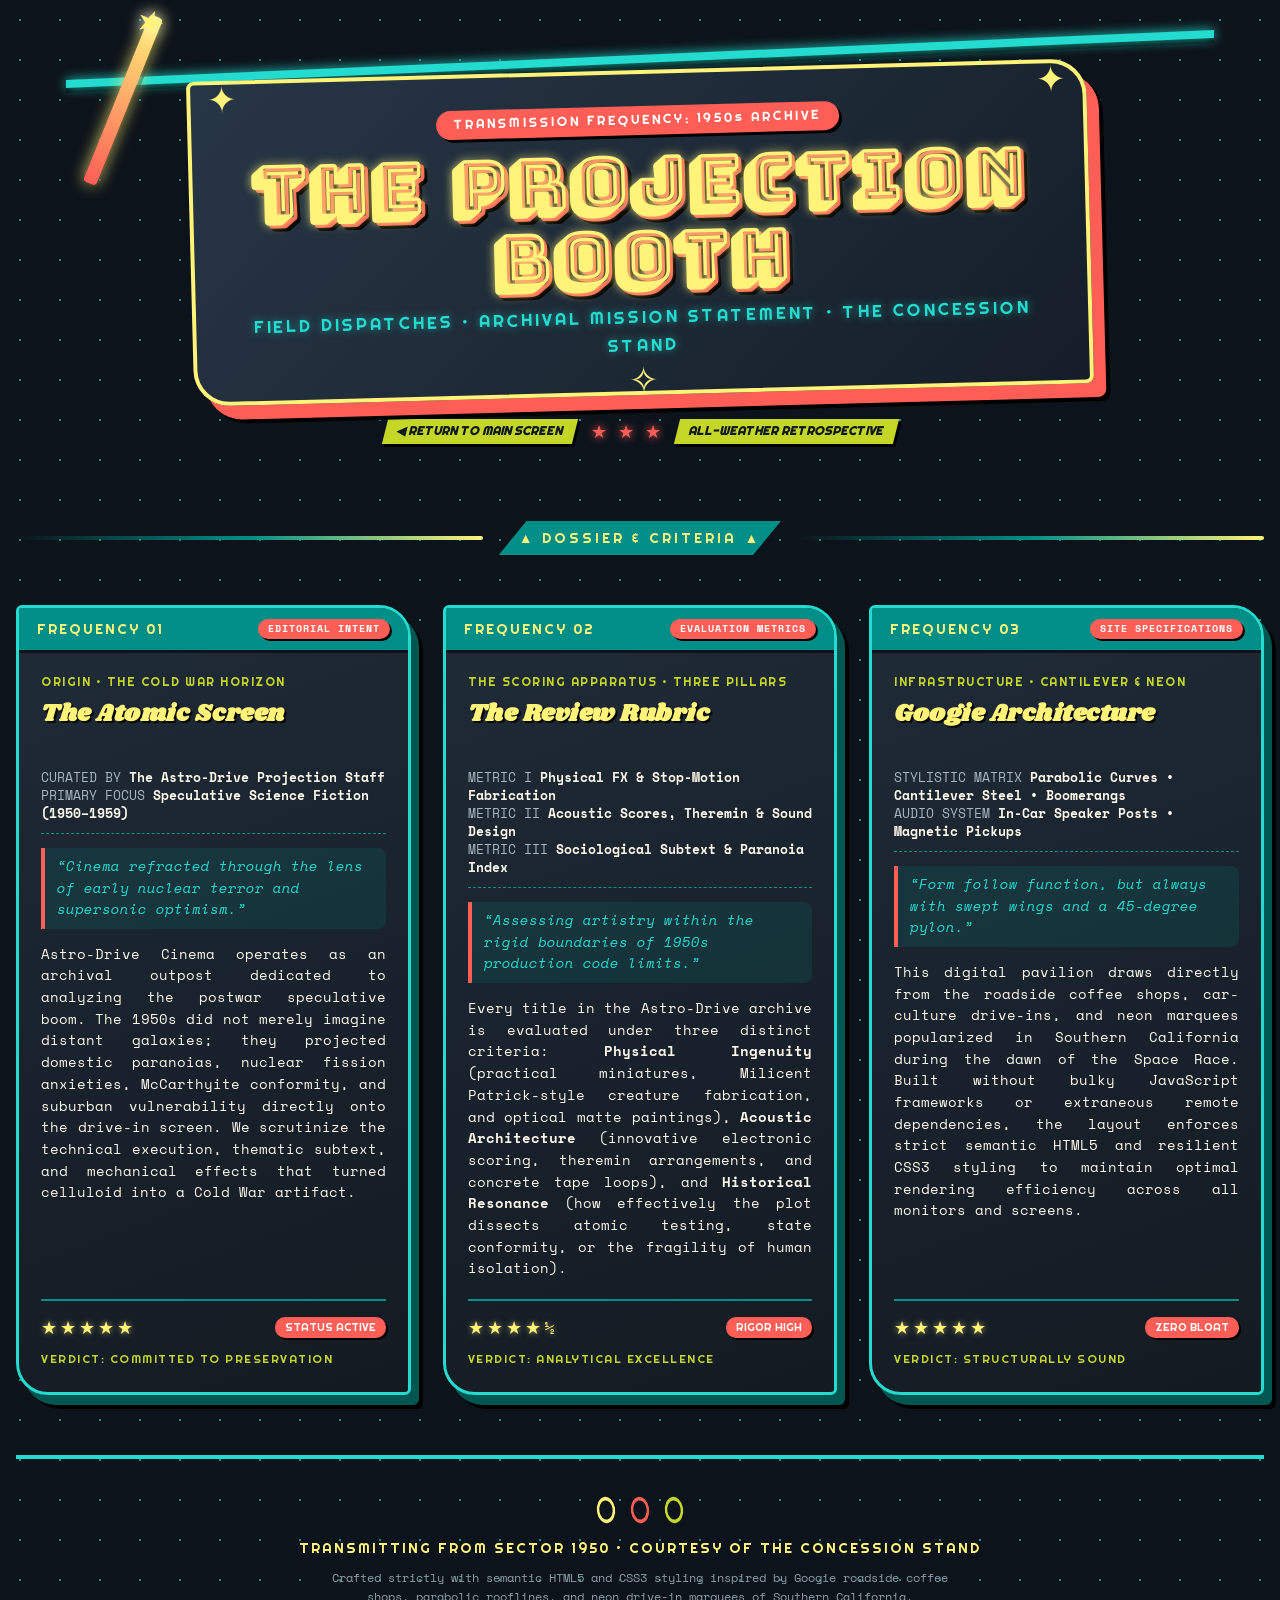
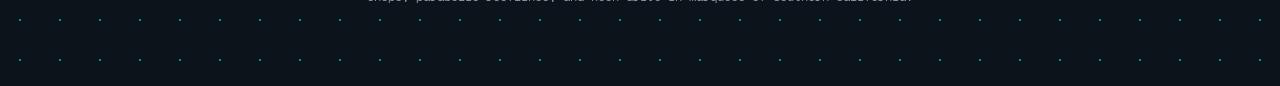
<file: pages/about.html>
<!DOCTYPE html>
<html lang="en">
<head>
    <meta charset="UTF-8">
    <meta name="viewport" content="width=device-width, initial-scale=1.0">
    <title>ABOUT | ASTRO-DRIVE CINEMA</title>
    <link rel="preconnect" href="https://fonts.googleapis.com">
    <link rel="preconnect" href="https://fonts.gstatic.com" crossorigin>
    <link href="https://fonts.googleapis.com/css2?family=Bungee+Shade&family=Righteous&family=Space+Mono:ital,wght@0,400;0,700;1,400&family=Shrikhand&display=swap" rel="stylesheet">
    <link rel="stylesheet" href="../css/styles.css">
</head>
<body>

<div class="googie-container">

    <!-- Top Pylon & Boomerang Neon Marquee -->
    <header class="googie-marquee">
        <div class="cantilever-beam"></div>
        <div class="pylon-spire"></div>
        
        <div class="marquee-signboard">
            <div class="atomic-sparkle top-left">&#10022;</div>
            <div class="atomic-sparkle top-right">&#10022;</div>
            <div class="atomic-sparkle bottom-mid">&#10023;</div>
            
            <div class="sign-pill">TRANSMISSION FREQUENCY: 1950s ARCHIVE</div>
            <h1 class="marquee-title">THE PROJECTION BOOTH</h1>
            <div class="marquee-subtitle">FIELD DISPATCHES &bull; ARCHIVAL MISSION STATEMENT &bull; THE CONCESSION STAND</div>
        </div>

        <nav class="marquee-tail" aria-label="Drive-in Navigation">
            <a href="../index.html" class="tail-flag" style="text-decoration: none; display: inline-block;">&#9664; RETURN TO MAIN SCREEN</a>
            <span class="tail-star">&#9733; &#9733; &#9733;</span>
            <span class="tail-flag">ALL-WEATHER RETROSPECTIVE</span>
        </nav>
    </header>

    <!-- Parabolic Divider -->
    <div class="atomic-divider">
        <div class="swoop-line"></div>
        <div class="boomerang-badge">&#9650; DOSSIER &amp; CRITERIA &#9650;</div>
        <div class="swoop-line"></div>
    </div>

    <!-- About Content Layout -->
    <main class="drive-in-grid">

        <!-- PANEL 1: EDITORIAL MISSION -->
        <article class="diner-card">
            <div class="card-cantilever">
                <span class="plate-number">FREQUENCY 01</span>
                <span class="format-pill">EDITORIAL INTENT</span>
            </div>
            <div class="card-body">
                <div class="year-stamp">ORIGIN &bull; THE COLD WAR HORIZON</div>
                <h2 class="film-title">The Atomic Screen</h2>
                <div class="credits-strip">
                    CURATED BY <strong>The Astro-Drive Projection Staff</strong><br>
                    PRIMARY FOCUS <strong>Speculative Science Fiction (1950&ndash;1959)</strong>
                </div>
                <blockquote class="speaker-quote">
                    &ldquo;Cinema refracted through the lens of early nuclear terror and supersonic optimism.&rdquo;
                </blockquote>
                <p class="critique-copy">
                    Astro-Drive Cinema operates as an archival outpost dedicated to analyzing the postwar speculative boom. The 1950s did not merely imagine distant galaxies; they projected domestic paranoias, nuclear fission anxieties, McCarthyite conformity, and suburban vulnerability directly onto the drive-in screen. We scrutinize the technical execution, thematic subtext, and mechanical effects that turned celluloid into a Cold War artifact.
                </p>
                <div class="concession-box">
                    <div class="rating-strip">
                        <span class="star-rating">&#9733;&#9733;&#9733;&#9733;&#9733;</span>
                        <span class="grade-pill">STATUS ACTIVE</span>
                    </div>
                    <div class="verdict-text">VERDICT: COMMITTED TO PRESERVATION</div>
                </div>
            </div>
        </article>

        <!-- PANEL 2: CRITICAL RUBRIC -->
        <article class="diner-card">
            <div class="card-cantilever">
                <span class="plate-number">FREQUENCY 02</span>
                <span class="format-pill">EVALUATION METRICS</span>
            </div>
            <div class="card-body">
                <div class="year-stamp">THE SCORING APPARATUS &bull; THREE PILLARS</div>
                <h2 class="film-title">The Review Rubric</h2>
                <div class="credits-strip">
                    METRIC I <strong>Physical FX &amp; Stop-Motion Fabrication</strong><br>
                    METRIC II <strong>Acoustic Scores, Theremin &amp; Sound Design</strong><br>
                    METRIC III <strong>Sociological Subtext &amp; Paranoia Index</strong>
                </div>
                <blockquote class="speaker-quote">
                    &ldquo;Assessing artistry within the rigid boundaries of 1950s production code limits.&rdquo;
                </blockquote>
                <p class="critique-copy">
                    Every title in the Astro-Drive archive is evaluated under three distinct criteria: <strong>Physical Ingenuity</strong> (practical miniatures, Milicent Patrick-style creature fabrication, and optical matte paintings), <strong>Acoustic Architecture</strong> (innovative electronic scoring, theremin arrangements, and concrete tape loops), and <strong>Historical Resonance</strong> (how effectively the plot dissects atomic testing, state conformity, or the fragility of human isolation).
                </p>
                <div class="concession-box">
                    <div class="rating-strip">
                        <span class="star-rating">&#9733;&#9733;&#9733;&#9733;&#189;</span>
                        <span class="grade-pill">RIGOR HIGH</span>
                    </div>
                    <div class="verdict-text">VERDICT: ANALYTICAL EXCELLENCE</div>
                </div>
            </div>
        </article>

        <!-- PANEL 3: THE PROJECTION BOOTH & ARCHITECTURE -->
        <article class="diner-card">
            <div class="card-cantilever">
                <span class="plate-number">FREQUENCY 03</span>
                <span class="format-pill">SITE SPECIFICATIONS</span>
            </div>
            <div class="card-body">
                <div class="year-stamp">INFRASTRUCTURE &bull; CANTILEVER &amp; NEON</div>
                <h2 class="film-title">Googie Architecture</h2>
                <div class="credits-strip">
                    STYLISTIC MATRIX <strong>Parabolic Curves &bull; Cantilever Steel &bull; Boomerangs</strong><br>
                    AUDIO SYSTEM <strong>In-Car Speaker Posts &bull; Magnetic Pickups</strong>
                </div>
                <blockquote class="speaker-quote">
                    &ldquo;Form follow function, but always with swept wings and a 45-degree pylon.&rdquo;
                </blockquote>
                <p class="critique-copy">
                    This digital pavilion draws directly from the roadside coffee shops, car-culture drive-ins, and neon marquees popularized in Southern California during the dawn of the Space Race. Built without bulky JavaScript frameworks or extraneous remote dependencies, the layout enforces strict semantic HTML5 and resilient CSS3 styling to maintain optimal rendering efficiency across all monitors and screens.
                </p>
                <div class="concession-box">
                    <div class="rating-strip">
                        <span class="star-rating">&#9733;&#9733;&#9733;&#9733;&#9733;</span>
                        <span class="grade-pill">ZERO BLOAT</span>
                    </div>
                    <div class="verdict-text">VERDICT: STRUCTURALLY SOUND</div>
                </div>
            </div>
        </article>

    </main>

    <!-- Googie Cantilevered Diner Style Footer -->
    <footer class="googie-footer">
        <div class="footer-pylon">
            <div class="pylon-ring"></div>
            <div class="pylon-ring mid"></div>
            <div class="pylon-ring small"></div>
        </div>
        <p class="footer-banner">TRANSMITTING FROM SECTOR 1950 &bull; COURTESY OF THE CONCESSION STAND</p>
        <p class="footer-creds">Crafted strictly with semantic HTML5 and CSS3 styling inspired by Googie roadside coffee shops, parabolic rooflines, and neon drive-in marquees of Southern California.</p>
    </footer>

</div>

</body>
</html>
</file>
<file: css/styles.css>
/* 1950s GOOGIE & MID-CENTURY MODERN ARCHITECTURE STYLESHEET */
:root {
    --atomic-teal: #008f88;
    --atomic-aqua: #23dbcf;
    --coral-flamingo: #ff5e57;
    --butter-yellow: #fff37a;
    --chartreuse: #c4d726;
    --atomic-slate: #1c232c;
    --night-navy: #0d131a;
    --creamy-beige: #fef8eb;
    --concession-tan: #f5eedb;
    --neon-pink: #ff2a7a;
    --chrome-silver: #d1d8e0;
}

* {
    box-sizing: border-box;
    margin: 0;
    padding: 0;
}

body {
    background-color: var(--night-navy);
    color: var(--creamy-beige);
    font-family: 'Space Mono', Courier, monospace;
    font-size: 15px;
    line-height: 1.6;
    background-image: 
        radial-gradient(var(--atomic-teal) 1px, transparent 1px),
        radial-gradient(rgba(255, 94, 87, 0.25) 1.5px, transparent 1.5px);
    background-size: 40px 40px, 80px 80px;
    background-position: 0 0, 20px 20px;
    padding: 30px 16px 60px;
}

/* Master Googie Enclosure */
.googie-container {
    max-width: 1260px;
    margin: 0 auto;
    position: relative;
}

/* =======================================================
   GOOGIE NEON MARQUEE & CANTILEVER SIGNBOARD
   ======================================================= */
.googie-marquee {
    position: relative;
    text-align: center;
    margin-bottom: 50px;
    padding: 40px 20px 25px;
}

/* 45-degree Angled Roof Pylon */
.pylon-spire {
    position: absolute;
    top: -20px;
    left: 8%;
    width: 14px;
    height: 180px;
    background: linear-gradient(180deg, var(--butter-yellow) 0%, var(--coral-flamingo) 100%);
    transform: rotate(22deg);
    box-shadow: 0 0 15px rgba(255, 243, 122, 0.8), 4px 4px 0px rgba(0, 0, 0, 0.4);
    z-index: 2;
    border-radius: 4px;
}

.pylon-spire::after {
    content: "★";
    position: absolute;
    top: -18px;
    left: -11px;
    font-size: 32px;
    color: var(--butter-yellow);
    text-shadow: 0 0 16px #fff;
}

/* Cantilever beam crossing overhead */
.cantilever-beam {
    position: absolute;
    top: 25px;
    left: 4%;
    right: 4%;
    height: 8px;
    background: var(--atomic-aqua);
    transform: skewY(-2.5deg);
    box-shadow: 0 0 12px var(--atomic-aqua), 0 5px 0 #000;
    z-index: 1;
}

.marquee-signboard {
    position: relative;
    display: inline-block;
    background: linear-gradient(135deg, #273646 0%, #151e28 100%);
    border: 4px solid var(--butter-yellow);
    padding: 32px 48px;
    transform: rotate(-1.5deg);
    box-shadow: 12px 14px 0px var(--coral-flamingo), 16px 18px 0px #000;
    border-radius: 8px 36px 8px 36px;
    max-width: 900px;
    width: 100%;
    z-index: 3;
}

.atomic-sparkle {
    position: absolute;
    color: var(--butter-yellow);
    font-size: 36px;
    animation: sparkle 2s infinite alternate;
}
.atomic-sparkle.top-left { top: -14px; left: 16px; }
.atomic-sparkle.top-right { top: -14px; right: 16px; }
.atomic-sparkle.bottom-mid { bottom: -18px; left: 50%; transform: translateX(-50%); }

@keyframes sparkle {
    0% { transform: scale(0.8) rotate(0deg); opacity: 0.7; }
    100% { transform: scale(1.2) rotate(45deg); opacity: 1; text-shadow: 0 0 15px var(--butter-yellow); }
}

.sign-pill {
    display: inline-block;
    background-color: var(--coral-flamingo);
    color: #fff;
    font-family: 'Righteous', sans-serif;
    font-size: 13px;
    letter-spacing: 2px;
    padding: 4px 18px;
    border-radius: 20px;
    margin-bottom: 12px;
    box-shadow: 3px 3px 0 #000;
}

h1.marquee-title {
    font-family: 'Bungee Shade', cursive;
    font-size: clamp(34px, 6vw, 68px);
    color: var(--butter-yellow);
    text-shadow: 
        0 0 10px rgba(255, 243, 122, 0.8),
        3px 3px 0px var(--coral-flamingo),
        6px 6px 0px #000;
    line-height: 1.1;
    margin-bottom: 8px;
    letter-spacing: 4px;
}

.marquee-subtitle {
    font-family: 'Righteous', sans-serif;
    font-size: clamp(12px, 1.8vw, 17px);
    letter-spacing: 3px;
    color: var(--atomic-aqua);
    text-shadow: 0 0 8px rgba(35, 219, 207, 0.6);
}

.marquee-tail {
    margin-top: 22px;
    display: flex;
    justify-content: center;
    align-items: center;
    gap: 16px;
    flex-wrap: wrap;
}

.tail-flag {
    background-color: var(--chartreuse);
    color: #12181f;
    font-family: 'Righteous', sans-serif;
    font-size: 12px;
    font-weight: bold;
    padding: 3px 12px;
    transform: skewX(-14deg);
    box-shadow: 3px 3px 0 #000;
}

.tail-star {
    color: var(--coral-flamingo);
    font-size: 18px;
    text-shadow: 0 0 8px var(--coral-flamingo);
}

/* Parabolic Boomerang Divider */
.atomic-divider {
    display: flex;
    align-items: center;
    justify-content: center;
    gap: 16px;
    margin: 30px 0 50px;
}

.swoop-line {
    flex: 1;
    height: 4px;
    background: linear-gradient(90deg, transparent, var(--atomic-teal), var(--butter-yellow));
    border-radius: 2px;
}

.boomerang-badge {
    background: var(--atomic-teal);
    color: var(--butter-yellow);
    font-family: 'Righteous', sans-serif;
    font-size: 14px;
    letter-spacing: 3px;
    padding: 6px 20px;
    clip-path: polygon(10% 0%, 100% 0%, 90% 100%, 0% 100%);
    box-shadow: 4px 4px 0 #000;
}

/* =======================================================
   6-FILM GOOGIE DINER / DRIVE-IN GRID
   ======================================================= */
.drive-in-grid {
    display: grid;
    grid-template-columns: repeat(auto-fit, minmax(360px, 1fr));
    gap: 48px 32px;
}

/* Asymmetrical Diner Card */
.diner-card {
    background: linear-gradient(160deg, #1f2b37 0%, #131a22 100%);
    border: 3px solid var(--atomic-aqua);
    border-radius: 6px 32px 6px 32px;
    display: flex;
    flex-direction: column;
    position: relative;
    box-shadow: 8px 10px 0px rgba(0, 143, 136, 0.6), 12px 14px 0px #000;
    transition: transform 0.25s ease, box-shadow 0.25s ease;
}

.diner-card:hover {
    transform: translateY(-8px) scale(1.01);
    box-shadow: 12px 16px 0px var(--coral-flamingo), 16px 20px 0px #000;
    border-color: var(--butter-yellow);
}

/* Slanted Roofplate */
.card-cantilever {
    background: var(--atomic-teal);
    padding: 10px 18px;
    display: flex;
    justify-content: space-between;
    align-items: center;
    border-bottom: 3px solid var(--night-navy);
    border-radius: 2px 28px 0 0;
}

.plate-number {
    font-family: 'Righteous', sans-serif;
    color: var(--butter-yellow);
    font-size: 14px;
    letter-spacing: 2px;
}

.format-pill {
    background: var(--coral-flamingo);
    color: #fff;
    font-size: 10px;
    font-weight: bold;
    padding: 2px 10px;
    border-radius: 12px;
    letter-spacing: 1px;
    box-shadow: 2px 2px 0 #000;
}

/* Tilted Poster Shrine with Retro Drop Shadow */
.poster-caddy {
    padding: 22px 20px 10px;
    display: flex;
    justify-content: center;
    align-items: center;
    background: radial-gradient(circle at center, rgba(35, 219, 207, 0.1) 0%, transparent 70%);
}

.poster-angle-frame {
    border: 3px solid var(--butter-yellow);
    padding: 6px;
    background: #000;
    box-shadow: 6px 8px 0px var(--coral-flamingo), 8px 10px 0px #000;
    transform: rotate(-1.5deg);
    transition: transform 0.3s ease;
}

.diner-card:hover .poster-angle-frame {
    transform: rotate(0deg) scale(1.02);
}

.vintage-poster {
    display: block;
    width: 250px;
    height: 370px;
    object-fit: cover;
    border: 1px solid var(--atomic-teal);
}

/* Card Body & Editorial Critique */
.card-body {
    padding: 20px 22px 24px;
    display: flex;
    flex-direction: column;
    flex-grow: 1;
}

.year-stamp {
    font-family: 'Righteous', sans-serif;
    color: var(--chartreuse);
    font-size: 12px;
    letter-spacing: 1.5px;
    margin-bottom: 6px;
}

h2.film-title {
    font-family: 'Shrikhand', cursive;
    font-size: 24px;
    color: var(--butter-yellow);
    line-height: 1.25;
    margin-bottom: 10px;
    letter-spacing: 0.5px;
    min-height: 60px;
    text-shadow: 2px 2px 0px rgba(0, 0, 0, 0.8);
}

.credits-strip {
    font-size: 12.5px;
    color: #a8b6c4;
    line-height: 1.45;
    margin-bottom: 14px;
    border-bottom: 1px dashed var(--atomic-teal);
    padding-bottom: 10px;
}

.credits-strip strong {
    color: var(--creamy-beige);
}

.speaker-quote {
    font-style: italic;
    font-size: 13.5px;
    color: var(--atomic-aqua);
    background: rgba(0, 143, 136, 0.15);
    border-left: 4px solid var(--coral-flamingo);
    padding: 8px 12px;
    margin-bottom: 14px;
    border-radius: 0 8px 8px 0;
}

.critique-copy {
    font-size: 14px;
    color: var(--creamy-beige);
    margin-bottom: 20px;
    text-align: justify;
    line-height: 1.55;
    flex-grow: 1;
}

/* Concession Strip Verdict */
.concession-box {
    margin-top: auto;
    border-top: 2px solid var(--atomic-teal);
    padding-top: 12px;
    display: flex;
    flex-direction: column;
    gap: 8px;
}

.rating-strip {
    display: flex;
    justify-content: space-between;
    align-items: center;
}

.star-rating {
    color: var(--butter-yellow);
    font-size: 18px;
    letter-spacing: 3px;
    text-shadow: 0 0 6px rgba(255, 243, 122, 0.6);
}

.grade-pill {
    background: var(--coral-flamingo);
    color: #fff;
    font-family: 'Righteous', sans-serif;
    font-size: 11px;
    padding: 2px 10px;
    border-radius: 10px;
    box-shadow: 2px 2px 0 #000;
}

.verdict-text {
    font-family: 'Righteous', sans-serif;
    font-size: 11.5px;
    letter-spacing: 1.5px;
    color: var(--chartreuse);
}

/* =======================================================
   GOOGIE ROADSIDE FOOTER
   ======================================================= */
.googie-footer {
    margin-top: 60px;
    text-align: center;
    position: relative;
    padding: 40px 20px 20px;
    border-top: 4px solid var(--atomic-aqua);
}

.footer-pylon {
    display: flex;
    justify-content: center;
    gap: 12px;
    margin-bottom: 16px;
}

.pylon-ring {
    width: 22px;
    height: 22px;
    border: 3px solid var(--butter-yellow);
    border-radius: 50%;
    transform: rotate(45deg) skewX(20deg);
}
.pylon-ring.mid { border-color: var(--coral-flamingo); }
.pylon-ring.small { border-color: var(--chartreuse); }

.footer-banner {
    font-family: 'Righteous', sans-serif;
    color: var(--butter-yellow);
    font-size: 14px;
    letter-spacing: 2px;
    margin-bottom: 8px;
}

.footer-creds {
    font-size: 12px;
    color: #8c9ea8;
    max-width: 650px;
    margin: 0 auto;
}

@media (max-width: 768px) {
    .marquee-signboard { padding: 20px 16px; border-radius: 6px 20px 6px 20px; }
    .drive-in-grid { grid-template-columns: 1fr; }
    .vintage-poster { width: 220px; height: 325px; }
    h2.film-title { min-height: auto; }
}
</file>
